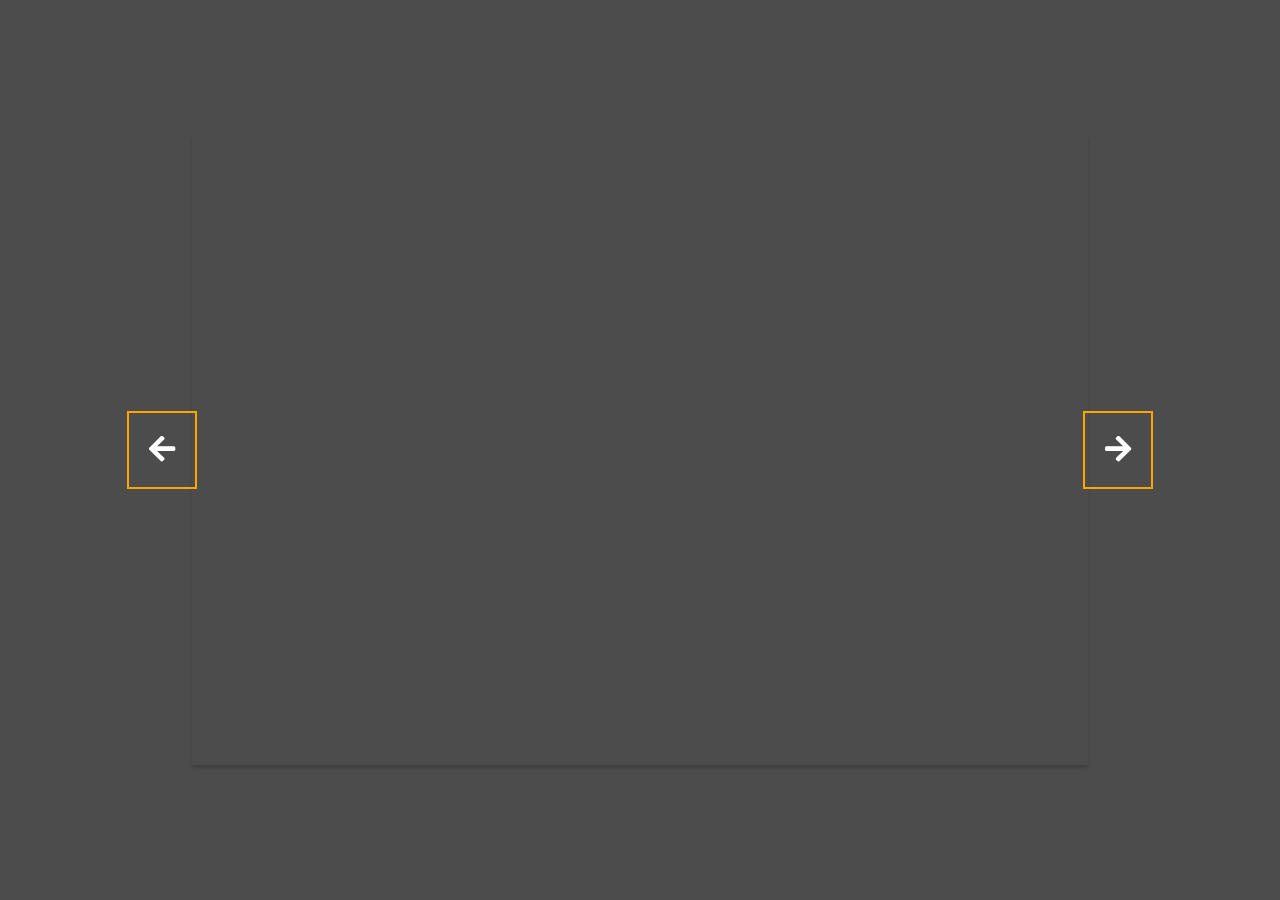
<file: background slider/index.html>
<!DOCTYPE html>
<html lang="en">
  <head>
    <meta charset="UTF-8" />
    <meta name="viewport" content="width=device-width, initial-scale=1.0" />
    <title>Document</title>
    <link
      rel="stylesheet"
      href="https://cdnjs.cloudflare.com/ajax/libs/font-awesome/5.15.1/css/all.min.css"
    />
    <link rel="stylesheet" href="style.css" />
  </head>
  <body>
    <div class="slider-container">
      <div
        class="slide active"
        style="
          background-image: url('https://images.unsplash.com/photo-1549880338-65ddcdfd017b?ixlib=rb-1.2.1&ixid=eyJhcHBfaWQiOjEyMDd9&auto=format&fit=crop&w=2100&q=80');
        "
      ></div>
      <div
        class="slide"
        style="
          background-image: url('https://images.unsplash.com/photo-1511593358241-7eea1f3c84e5?ixlib=rb-1.2.1&ixid=eyJhcHBfaWQiOjEyMDd9&auto=format&fit=crop&w=1934&q=80');
        "
      ></div>

      <div
        class="slide"
        style="
          background-image: url('https://images.unsplash.com/photo-1495467033336-2effd8753d51?ixlib=rb-1.2.1&ixid=eyJhcHBfaWQiOjEyMDd9&auto=format&fit=crop&w=2100&q=80');
        "
      ></div>

      <div
        class="slide"
        style="
          background-image: url('https://images.unsplash.com/photo-1522735338363-cc7313be0ae0?ixlib=rb-1.2.1&ixid=eyJhcHBfaWQiOjEyMDd9&auto=format&fit=crop&w=2689&q=80');
        "
      ></div>

      <div
        class="slide"
        style="
          background-image: url('https://images.unsplash.com/photo-1559087867-ce4c91325525?ixlib=rb-1.2.1&ixid=eyJhcHBfaWQiOjEyMDd9&auto=format&fit=crop&w=2100&q=80');
        "
      ></div>

      <button class="arrow left-arrow" id="left">
        <i class="fas fa-arrow-left"></i>
      </button>

      <button class="arrow right-arrow" id="right">
        <i class="fas fa-arrow-right"></i>
      </button>
    </div>
    <script src="script.js"></script>
  </body>
</html>
</file>
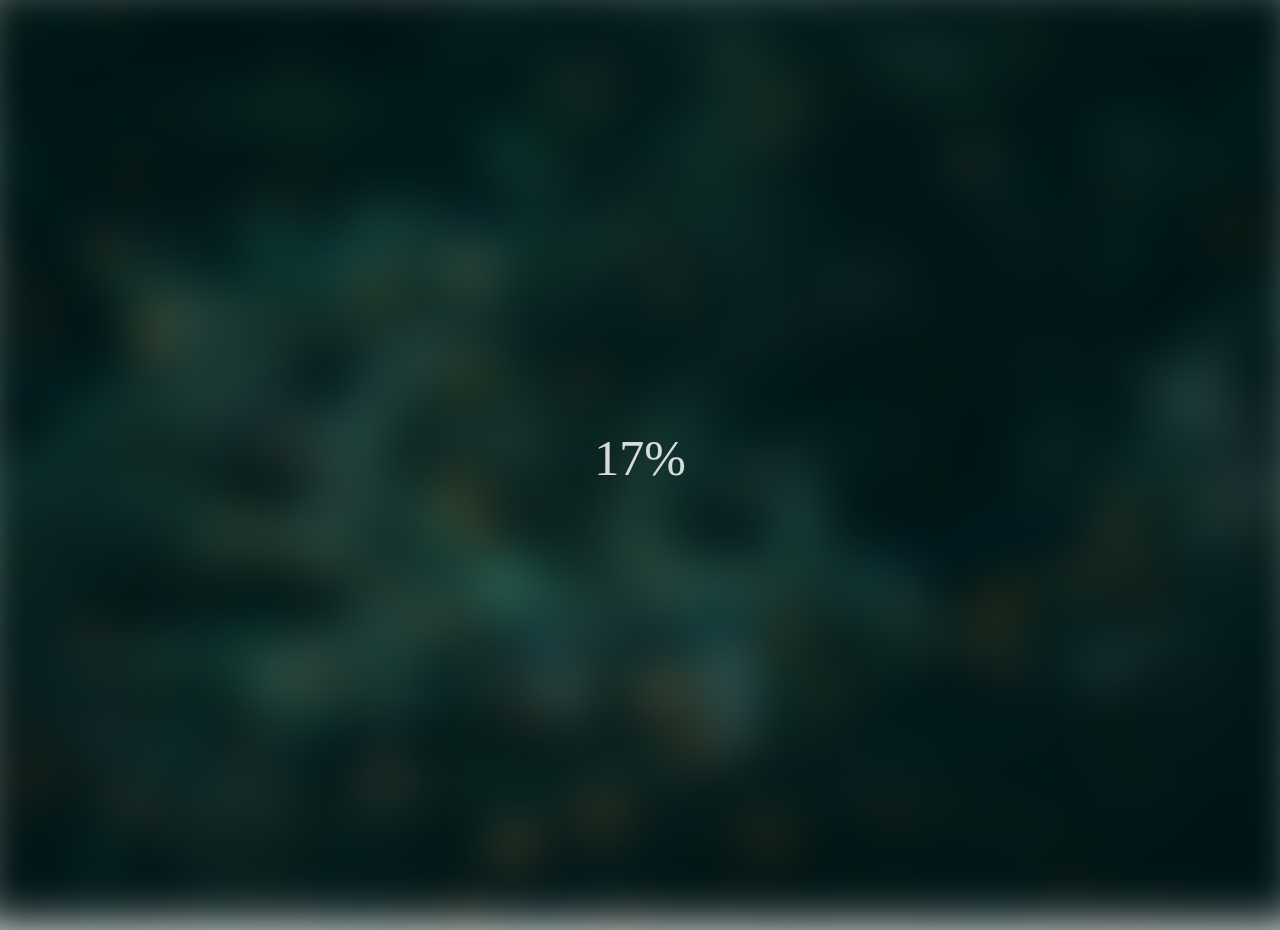
<file: blurry loading/index.html>
<!DOCTYPE html>
<html lang="en">
  <head>
    <meta charset="UTF-8" />
    <meta name="viewport" content="width=device-width, initial-scale=1.0" />
    <title>Blurry loading</title>
    <link rel="stylesheet" href="style.css" />
  </head>
  <body>
    <section class="bg"></section>
    <div class="loading-text">0%</div>
    <script src="script.js"></script>
  </body>
</html>
</file>
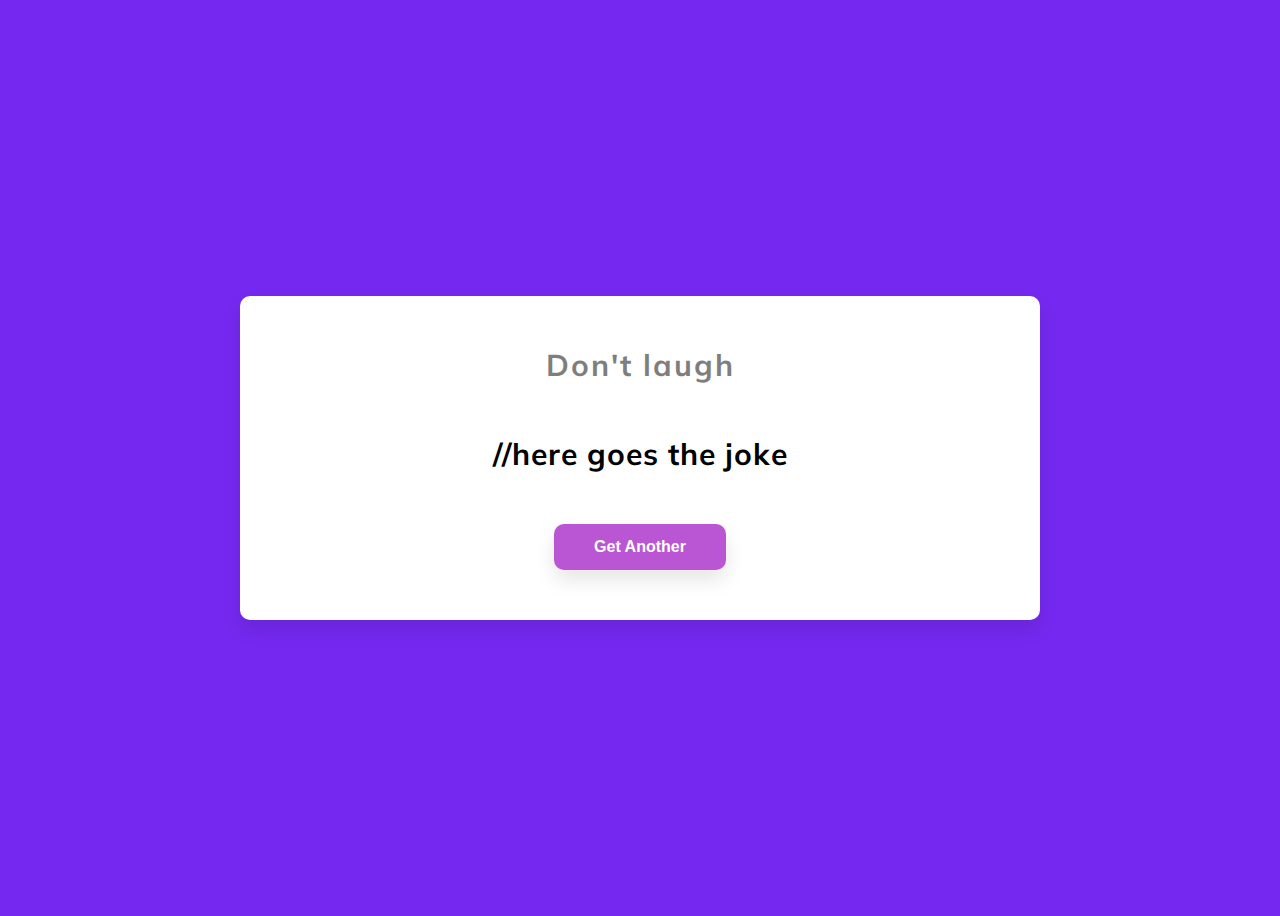
<file: Dad jokes/index.html>
<!DOCTYPE html>
<html lang="en">
  <head>
    <meta charset="UTF-8" />
    <meta name="viewport" content="width=device-width, initial-scale=1.0" />
    <title>Dad jokes</title>
    <link rel="stylesheet" href="style.css" />
  </head>
  <body>
    <div class="container">
      <h3>Don't laugh</h3>
      <div class="joke" id="joke">//here goes the joke</div>
      <button id="jokeBtn" class="btn">Get Another</button>
    </div>
    <script src="script.js"></script>
  </body>
</html>
</file>
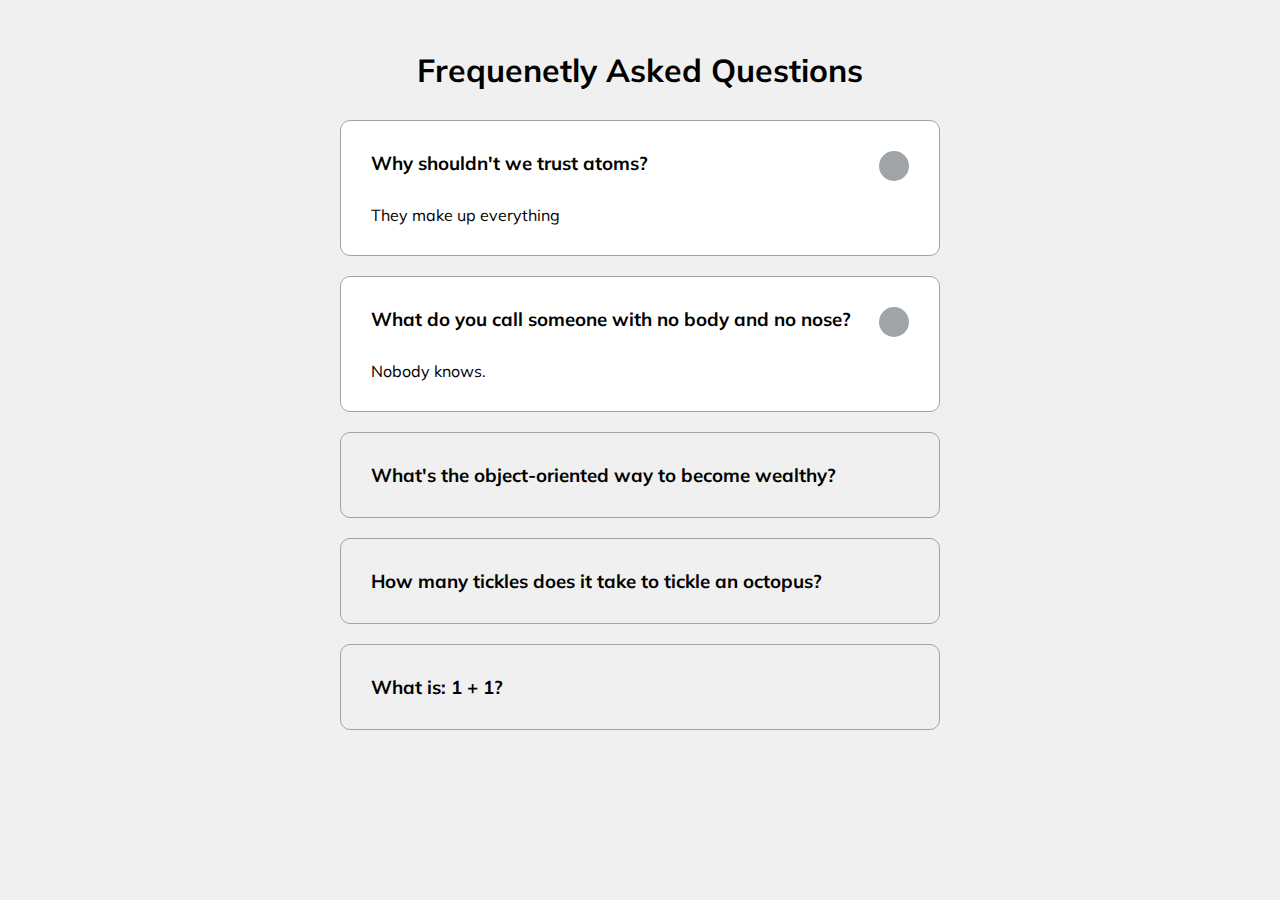
<file: FAQ collapse/index.html>
<!DOCTYPE html>
<html lang="en">
  <head>
    <meta charset="UTF-8" />
    <meta name="viewport" content="width=device-width, initial-scale=1.0" />
    <title>FAQ collapse</title>
    <link
      rel="stylesheet"
      href="https://cdnjs.cloudflare.com/ajax/libs/font-awesome/5.15.1/css/all.min.css"
      integrity="sha512-+4zCK9k+qNFUR5X+cKL9EIR+ZOhtIloNl9GIKS57V1MyNsYpYcUrUeQc9vNfzsWfV28IaLL3i96P9sdNyeRssA=="
      crossorigin="anonymous"
    />
    <link rel="stylesheet" href="style.css" />
  </head>
  <body>
    <h1>Frequenetly Asked Questions</h1>
    <div class="faq-container">
      <div class="faq active">
        <h3 class="faq-title">Why shouldn't we trust atoms?</h3>
        <p class="faq-text">They make up everything</p>
        <button class="faq-toggle">
          <i class="fa fa-chevron-down"></i>
          <i class="fa fa-times"></i>
        </button>
      </div>

      <div class="faq active">
        <h3 class="faq-title">
          What do you call someone with no body and no nose?
        </h3>
        <p class="faq-text">Nobody knows.</p>
        <button class="faq-toggle">
          <i class="fas fa-chevron-down"></i>
          <i class="fas fa-times"></i>
        </button>
      </div>

      <div class="faq">
        <h3 class="faq-title">
          What's the object-oriented way to become wealthy?
        </h3>
        <p class="faq-text">Inheritance.</p>
        <button class="faq-toggle">
          <i class="fas fa-chevron-down"></i>
          <i class="fas fa-times"></i>
        </button>
      </div>

      <div class="faq">
        <h3 class="faq-title">
          How many tickles does it take to tickle an octopus?
        </h3>
        <p class="faq-text">Ten-tickles!</p>
        <button class="faq-toggle">
          <i class="fas fa-chevron-down"></i>
          <i class="fas fa-times"></i>
        </button>
      </div>

      <div class="faq">
        <h3 class="faq-title">What is: 1 + 1?</h3>
        <p class="faq-text">Depends on who are you asking.</p>
        <button class="faq-toggle">
          <i class="fas fa-chevron-down"></i>
          <i class="fas fa-times"></i>
        </button>
      </div>
    </div>
    <script src="script.js"></script>
  </body>
</html>
</file>
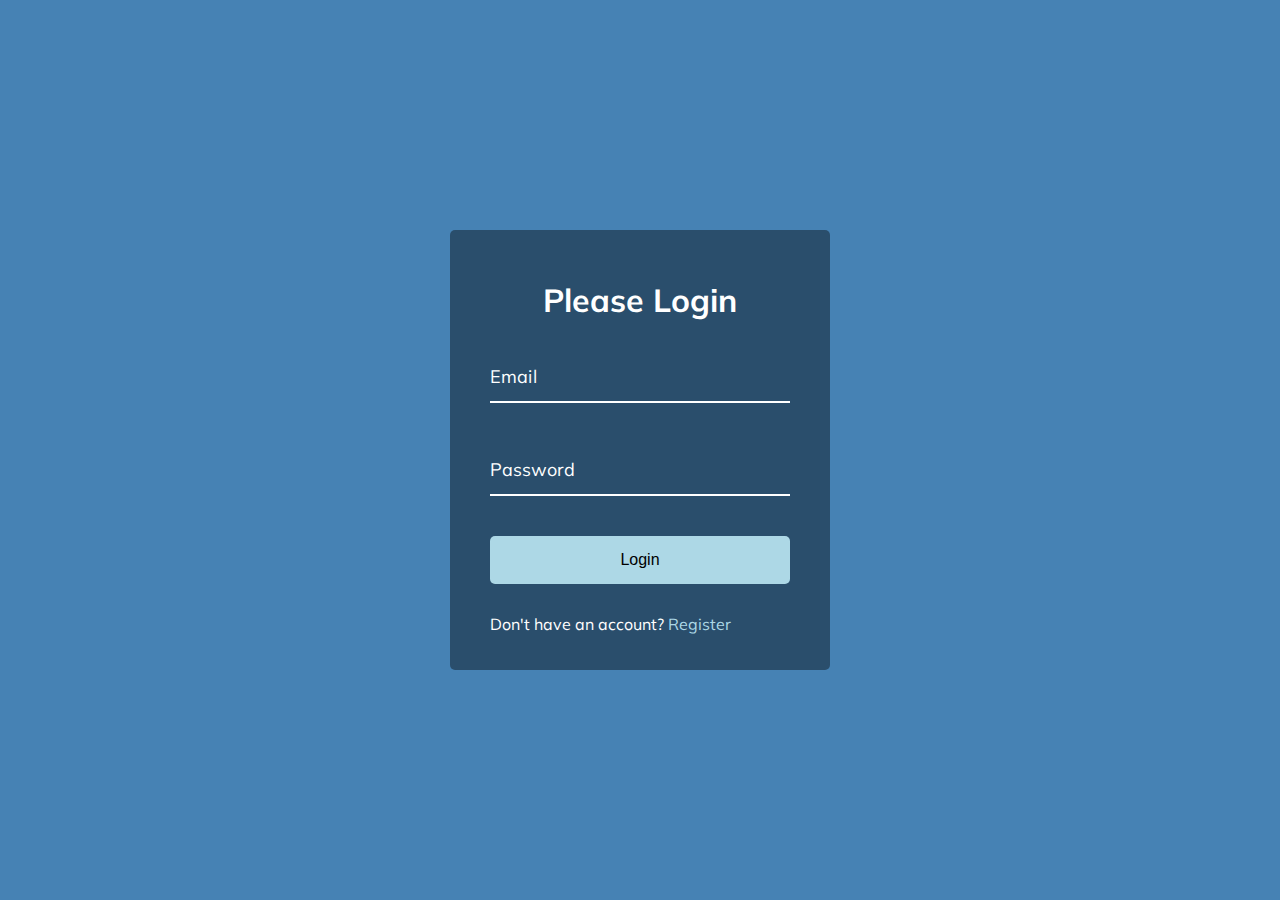
<file: form wave animation/index.html>
<!DOCTYPE html>
<html lang="en">
  <head>
    <meta charset="UTF-8" />
    <meta name="viewport" content="width=device-width, initial-scale=1.0" />
    <title>Form wave animation</title>
    <link rel="stylesheet" href="style.css" />
  </head>
  <body>
    <div class="container">
      <h1>Please Login</h1>
      <form>
        <div class="form-control">
          <input type="email" required />
          <label>Email</label>
        </div>

        <div class="form-control">
          <input type="password" required />
          <label>Password</label>
        </div>

        <button class="btn">Login</button>

        <p class="text">
          Don't have an account?
          <a href="#">Register</a>
        </p>
      </form>
    </div>
    <script src="script.js"></script>
  </body>
</html>
</file>
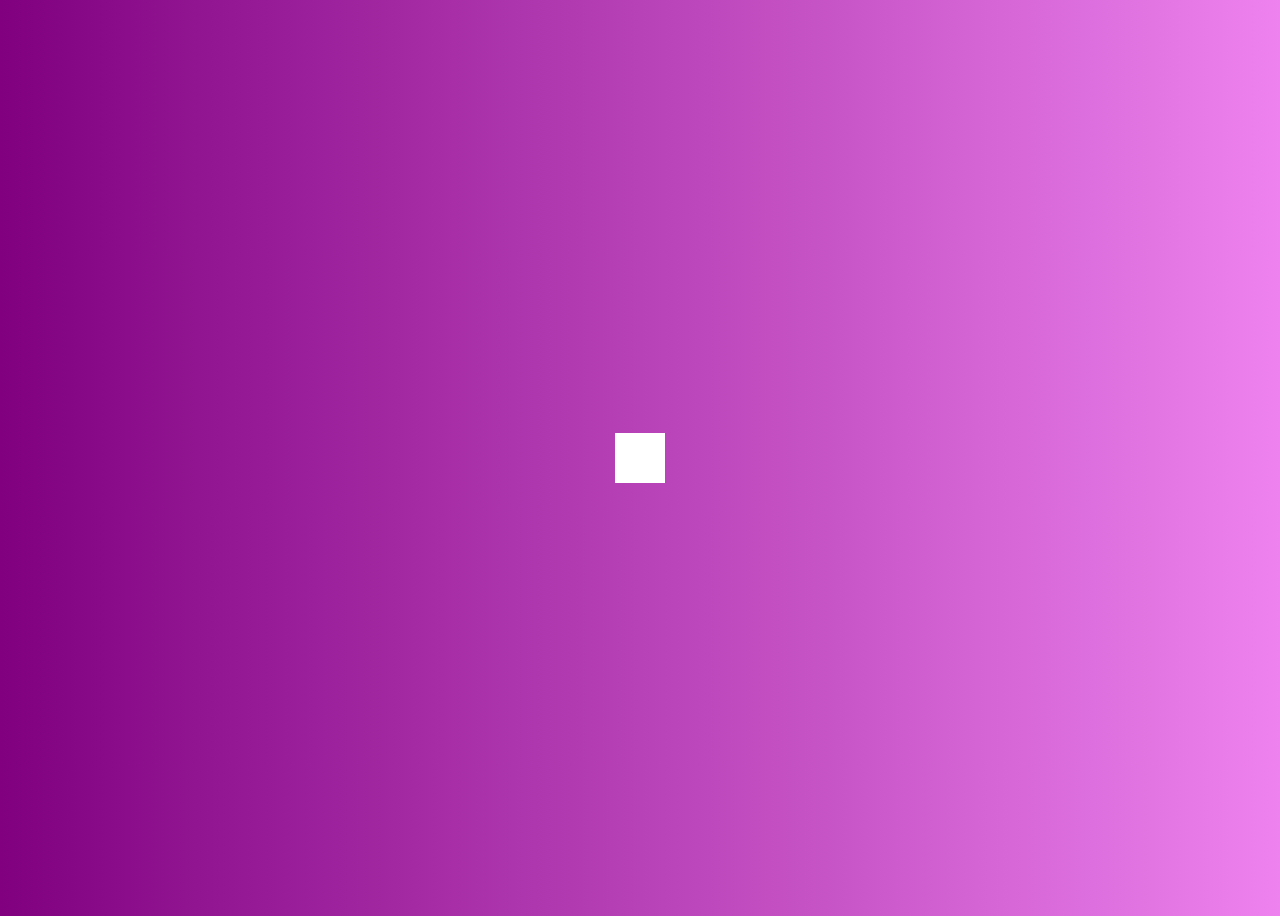
<file: Hidden search widget/index.html>
<!DOCTYPE html>
<html lang="en">
  <head>
    <meta charset="UTF-8" />
    <meta name="viewport" content="width=device-width, initial-scale=1.0" />
    <title>Hidden search</title>
    <link
      rel="stylesheet"
      href="https://cdnjs.cloudflare.com/ajax/libs/font-awesome/5.15.1/css/all.min.css"
      integrity="sha512-+4zCK9k+qNFUR5X+cKL9EIR+ZOhtIloNl9GIKS57V1MyNsYpYcUrUeQc9vNfzsWfV28IaLL3i96P9sdNyeRssA=="
      crossorigin="anonymous"
    />
    <link rel="stylesheet" href="style.css" />
  </head>
  <body>
    <div class="search">
      <input type="text" class="input" placeholder="Search..." />
      <button class="btn">
        <i class="fas fa-search"></i>
      </button>
    </div>
    <script src="script.js"></script>
  </body>
</html>
</file>
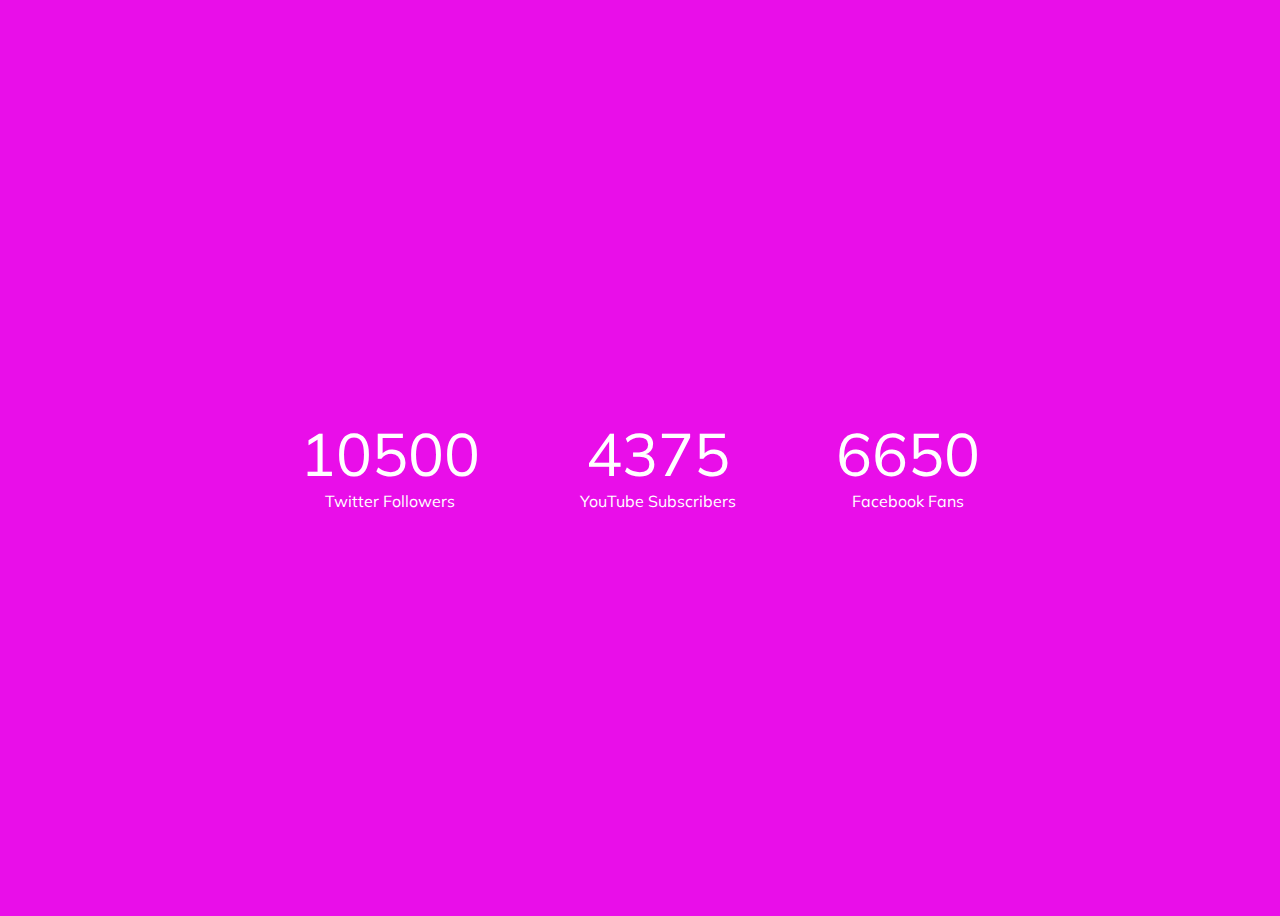
<file: Incrementing counter/index.html>
<!DOCTYPE html>
<html lang="en">
  <head>
    <meta charset="UTF-8" />
    <meta name="viewport" content="width=device-width, initial-scale=1.0" />
    <link
      rel="stylesheet"
      href="https://cdnjs.cloudflare.com/ajax/libs/font-awesome/5.15.1/css/all.min.css"
      integrity="sha512-+4zCK9k+qNFUR5X+cKL9EIR+ZOhtIloNl9GIKS57V1MyNsYpYcUrUeQc9vNfzsWfV28IaLL3i96P9sdNyeRssA=="
      crossorigin="anonymous"
    />
    <link rel="stylesheet" href="style.css" />
    <title>Increment counter</title>
  </head>
  <body>
    <div class="counter-container">
      <i class="fab fa-twitter fa-3x"></i>
      <div class="counter" data-target="12000">12000</div>
      <div class="span">Twitter Followers</div>
    </div>
    <div class="counter-container">
      <i class="fab fa-youtube fa-3x"></i>
      <div class="counter" data-target="5000">5000</div>
      <div class="span">YouTube Subscribers</div>
    </div>
    <div class="counter-container">
      <i class="fab fa-facebook fa-3x"></i>
      <div class="counter" data-target="7500">7500</div>
      <div class="span">Facebook Fans</div>
    </div>
    <script src="script.js"></script>
  </body>
</html>
</file>
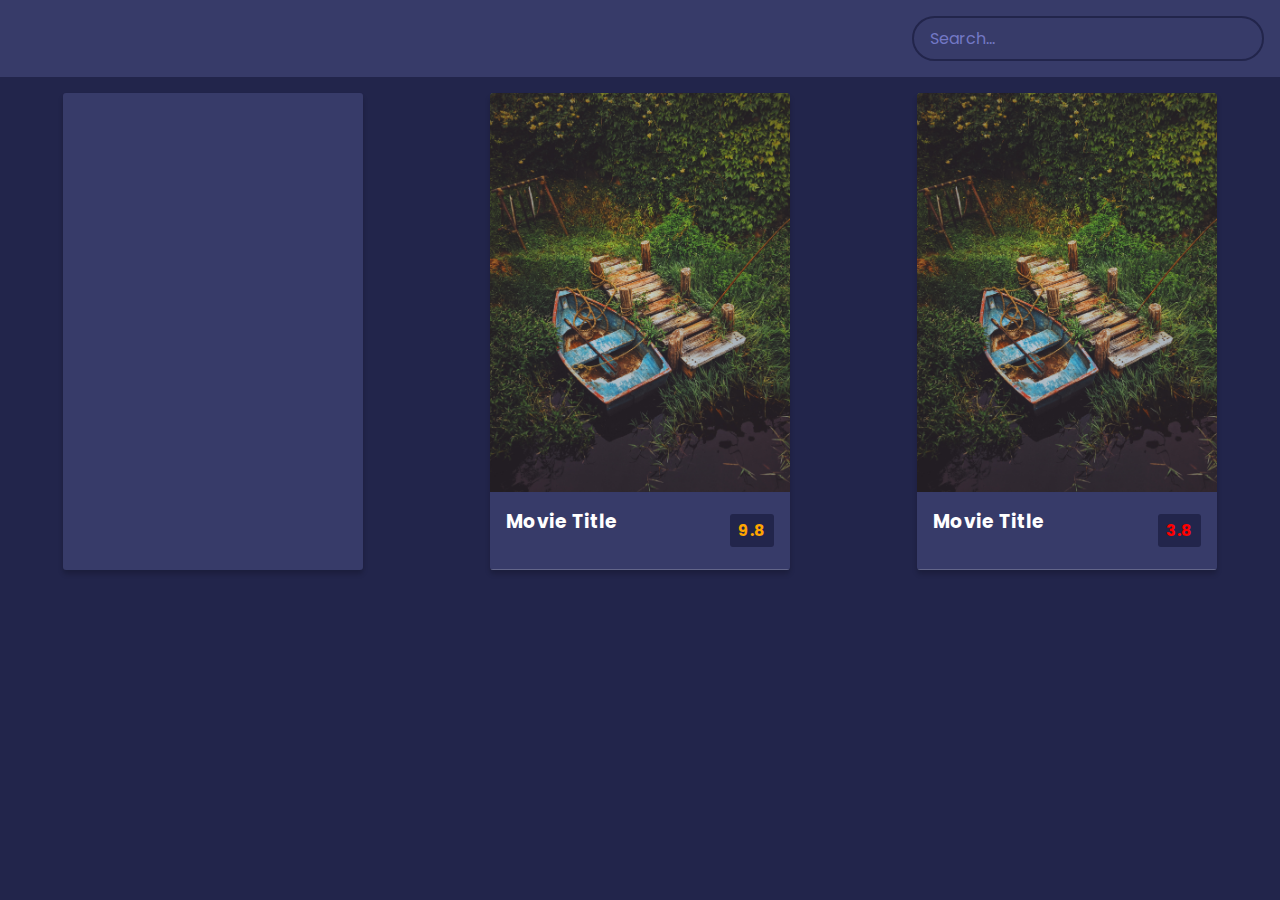
<file: movies app/index.html>
<!DOCTYPE html>
<html lang="en">
  <head>
    <meta charset="UTF-8" />
    <meta name="viewport" content="width=device-width, initial-scale=1.0" />
    <title>Movie App</title>
  </head>
  <body>
    <header>
      <form id="form">
        <input type="text" id="search" class="search" placeholder="Search..." />
      </form>
      <link rel="stylesheet" href="style.css" />
    </header>
    <main id="main">
      <div class="movie"></div>

      <div class="movie">
        <img src="./movie img.jpg" alt="" />
        <div class="movie-info">
          <h3>Movie Title</h3>
          <span class="orange">9.8</span>
        </div>
        <div class="overview">
          <h3>Overview</h3>
          Lorem ipsum, dolor sit amet consectetur adipisicing elit. Nam rerum
          asperiores mollitia totam tempora? Quasi odit id cupiditate officiis
          autem!
        </div>
      </div>

      <div class="movie">
        <img src="./movie img.jpg" alt="" />
        <div class="movie-info">
          <h3>Movie Title</h3>
          <span class="red">3.8</span>
        </div>
        <div class="overview">
          <h3>overview</h3>
          Lorem ipsum, dolor sit amet consectetur adipisicing elit. Nam rerum
          asperiores mollitia totam tempora? Quasi odit id cupiditate officiis
          autem!
        </div>
      </div>
    </main>
    <script src="script.js"></script>
  </body>
</html>
</file>
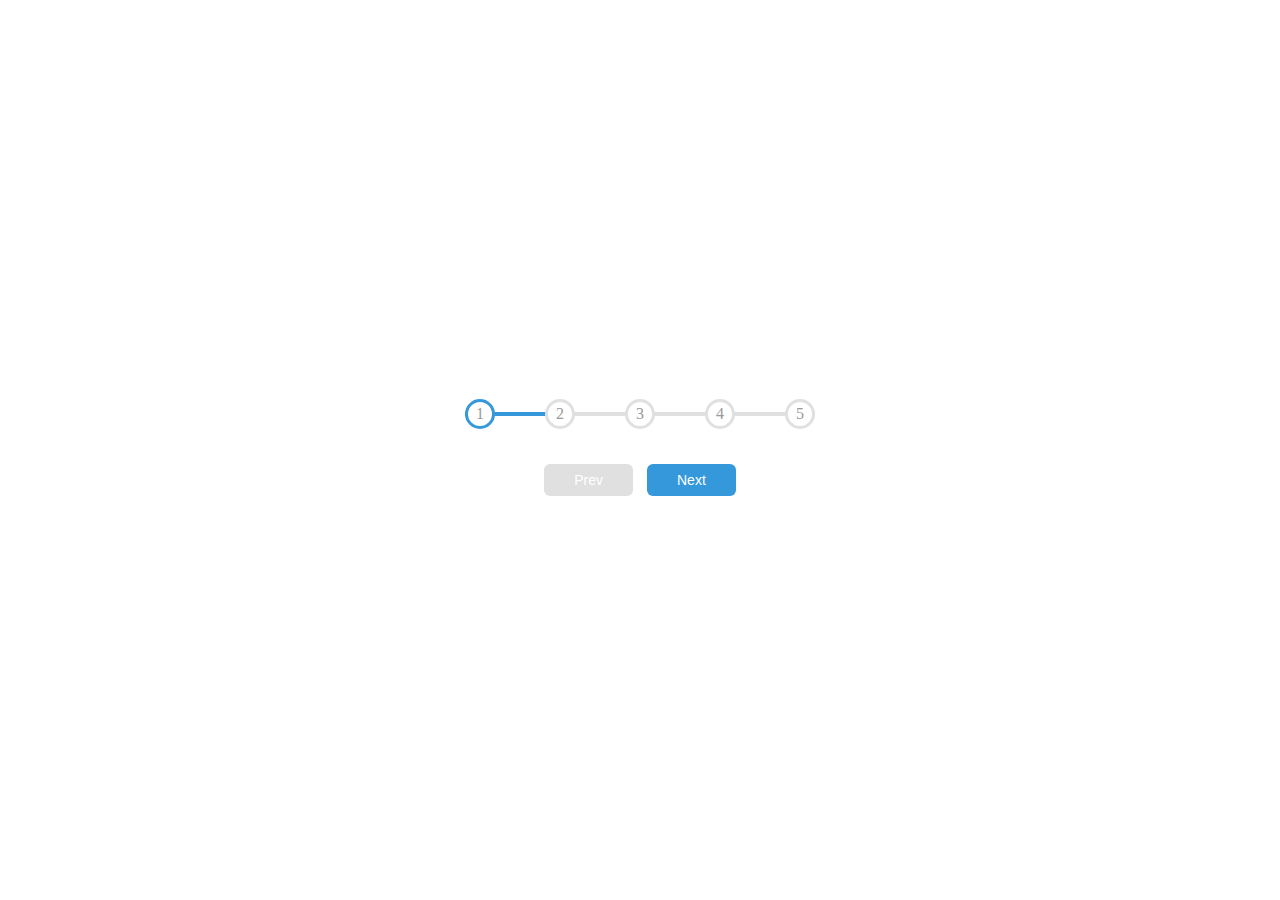
<file: progress-steps/index.html>
<!DOCTYPE html>
<html lang="en">
  <head>
    <meta charset="UTF-8" />
    <meta name="viewport" content="width=device-width, initial-scale=1.0" />
    <link rel="stylesheet" href="style.css" />
    <title>Progress step</title>
  </head>
  <body>
    <div class="container">
      <div class="progress-container">
        <div class="progress"></div>
        <div class="circle active">1</div>
        <div class="circle">2</div>
        <div class="circle">3</div>
        <div class="circle">4</div>
        <div class="circle">5</div>
      </div>
      <button class="btn" id="prev" disabled>Prev</button>
      <button class="btn" id="next">Next</button>
    </div>
    <script src="script.js"></script>
  </body>
</html>
</file>
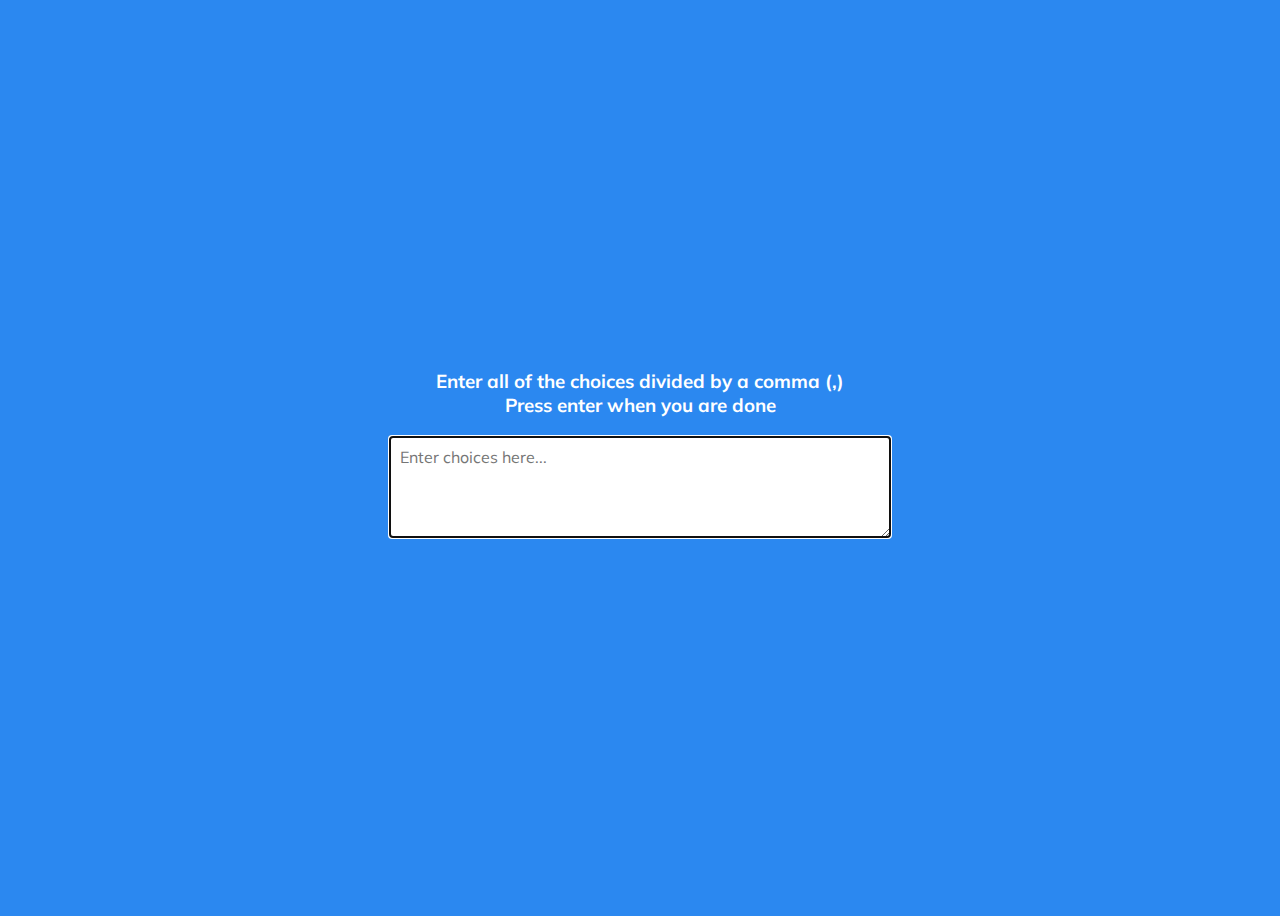
<file: random choice selector/index.html>
<!DOCTYPE html>
<html lang="en">
  <head>
    <meta charset="UTF-8" />
    <meta name="viewport" content="width=device-width, initial-scale=1.0" />
    <title>Random</title>
    <link rel="stylesheet" href="style.css" />
  </head>
  <body>
    <div class="container">
      <h3>
        Enter all of the choices divided by a comma (,) <br />Press enter when
        you are done
      </h3>
      <textarea id="textarea" placeholder="Enter choices here..."></textarea>
      <div id="tags"></div>
    </div>
    <script src="script.js"></script>
  </body>
</html>
</file>
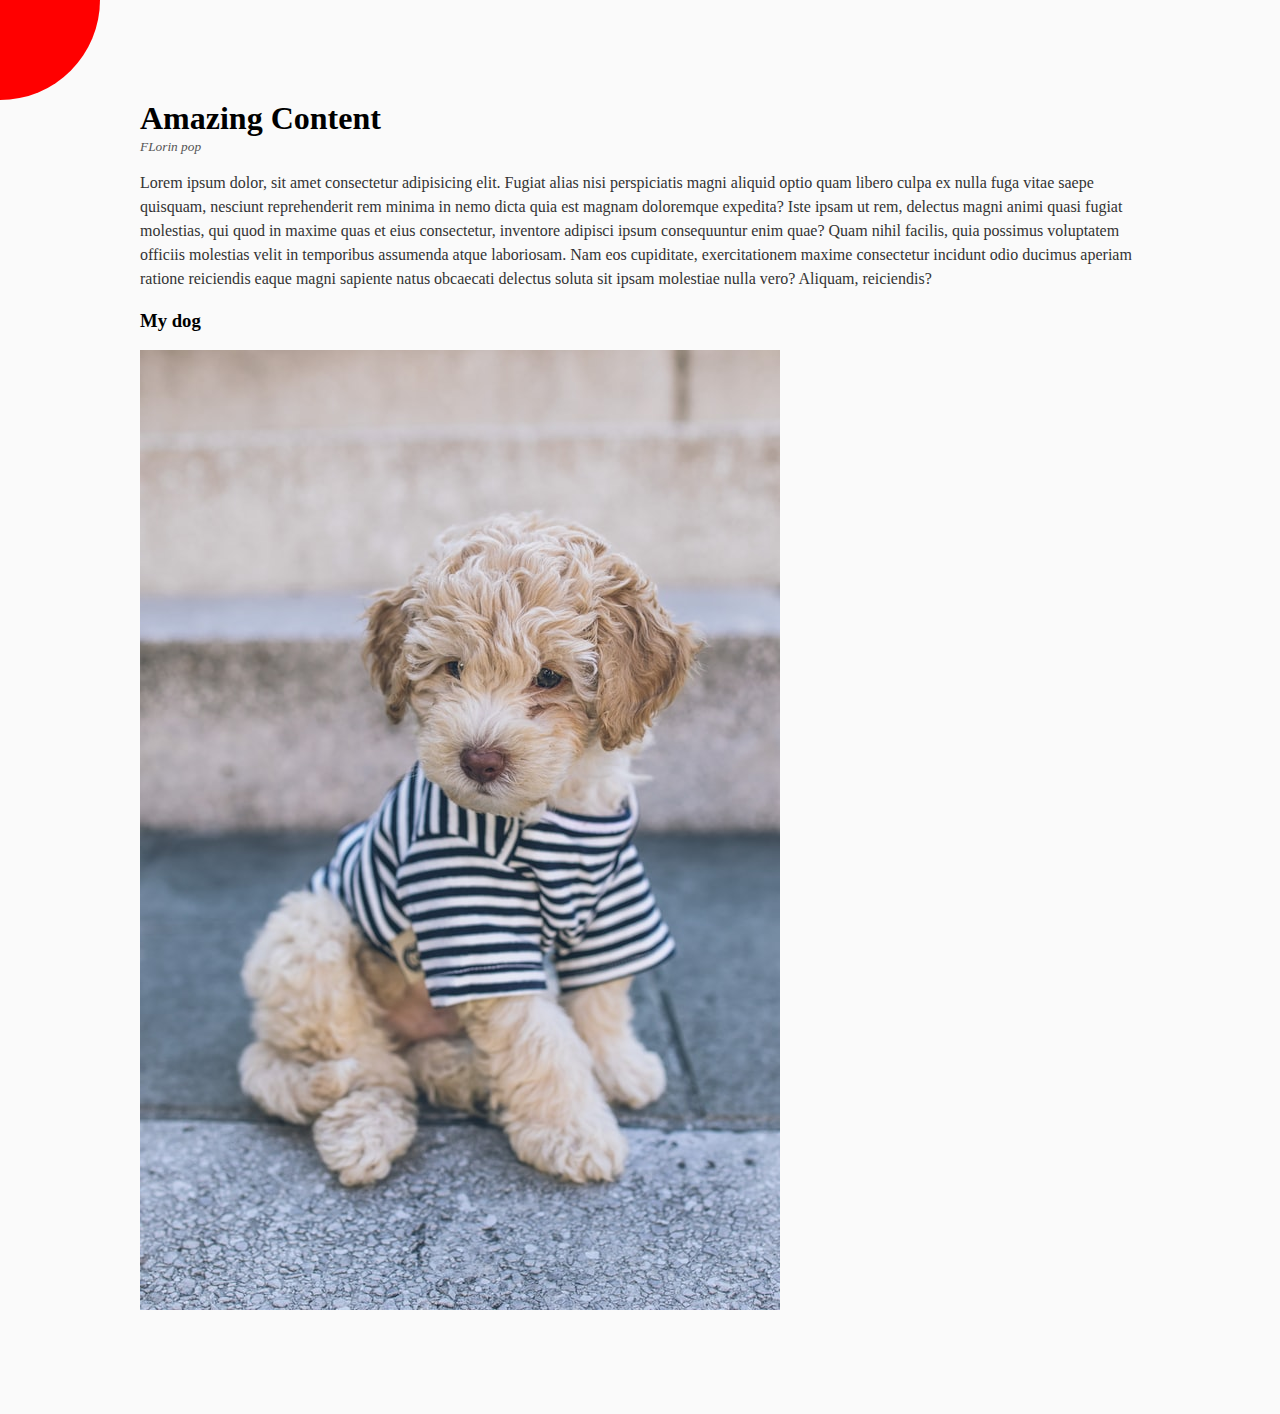
<file: Rotating Navigation/index.html>
<!DOCTYPE html>
<html lang="en">
  <head>
    <meta charset="UTF-8" />
    <meta name="viewport" content="width=device-width, initial-scale=1.0" />
    <title>Rotating Navigation</title>
    <link
      rel="stylesheet"
      href="https://cdnjs.cloudflare.com/ajax/libs/font-awesome/5.15.1/css/all.min.css"
      integrity="sha512-+4zCK9k+qNFUR5X+cKL9EIR+ZOhtIloNl9GIKS57V1MyNsYpYcUrUeQc9vNfzsWfV28IaLL3i96P9sdNyeRssA=="
      crossorigin="anonymous"
    />
    <link rel="stylesheet" href="style.css" />
  </head>
  <body>
    <div class="container">
      <div class="circle-container">
        <div class="circle">
          <button id="close">
            <i class="fas fa-times"></i>
          </button>
          <button id="open">
            <i class="fas fa-bars"></i>
          </button>
        </div>
      </div>
      <div class="content">
        <h1>Amazing Content</h1>
        <small>FLorin pop</small>
        <p>
          Lorem ipsum dolor, sit amet consectetur adipisicing elit. Fugiat alias
          nisi perspiciatis magni aliquid optio quam libero culpa ex nulla fuga
          vitae saepe quisquam, nesciunt reprehenderit rem minima in nemo dicta
          quia est magnam doloremque expedita? Iste ipsam ut rem, delectus magni
          animi quasi fugiat molestias, qui quod in maxime quas et eius
          consectetur, inventore adipisci ipsum consequuntur enim quae? Quam
          nihil facilis, quia possimus voluptatem officiis molestias velit in
          temporibus assumenda atque laboriosam. Nam eos cupiditate,
          exercitationem maxime consectetur incidunt odio ducimus aperiam
          ratione reiciendis eaque magni sapiente natus obcaecati delectus
          soluta sit ipsam molestiae nulla vero? Aliquam, reiciendis?
        </p>
        <h3>My dog</h3>
        <img src="cutedog.jpg" alt="A puppy" />
      </div>
    </div>
    <nav>
      <ul>
        <li><i class="fas fa-home"></i>Home</li>
        <li><i class="fas fa-user-alt"></i>About</li>
        <li><i class="fas fa-envelope"></i>Contact</li>
      </ul>
    </nav>
    <script src="script.js"></script>
  </body>
</html>
</file>
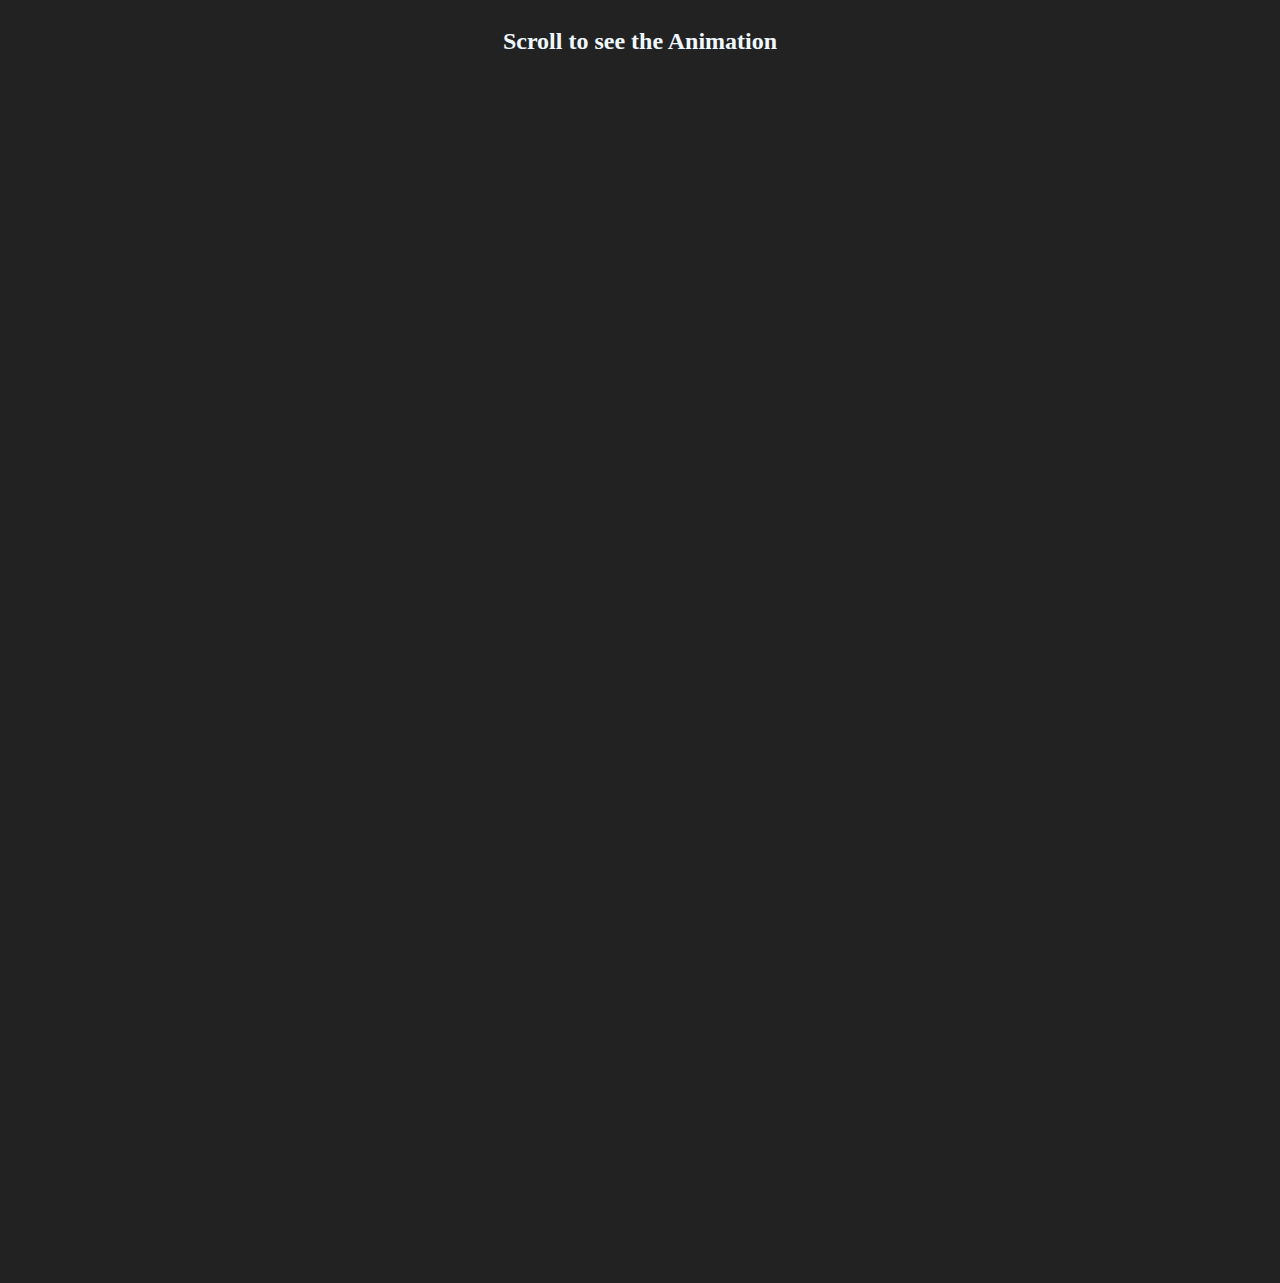
<file: scroll animation/index.html>
<!DOCTYPE html>
<html lang="en">
  <head>
    <meta charset="UTF-8" />
    <meta name="viewport" content="width=device-width, initial-scale=1.0" />
    <title>Scroll Animation</title>
    <link rel="stylesheet" href="style.css" />
  </head>
  <body>
    <h2>Scroll to see the Animation</h2>
    <div class="box"><h1>Content</h1></div>
    <div class="box"><h1>Content</h1></div>
    <div class="box"><h1>Content</h1></div>
    <div class="box"><h1>Content</h1></div>
    <div class="box"><h1>Content</h1></div>
    <div class="box"><h1>Content</h1></div>
    <div class="box"><h1>Content</h1></div>
    <div class="box"><h1>Content</h1></div>
    <div class="box"><h1>Content</h1></div>
    <div class="box"><h1>Content</h1></div>
    <script src="script.js"></script>
  </body>
</html>
</file>
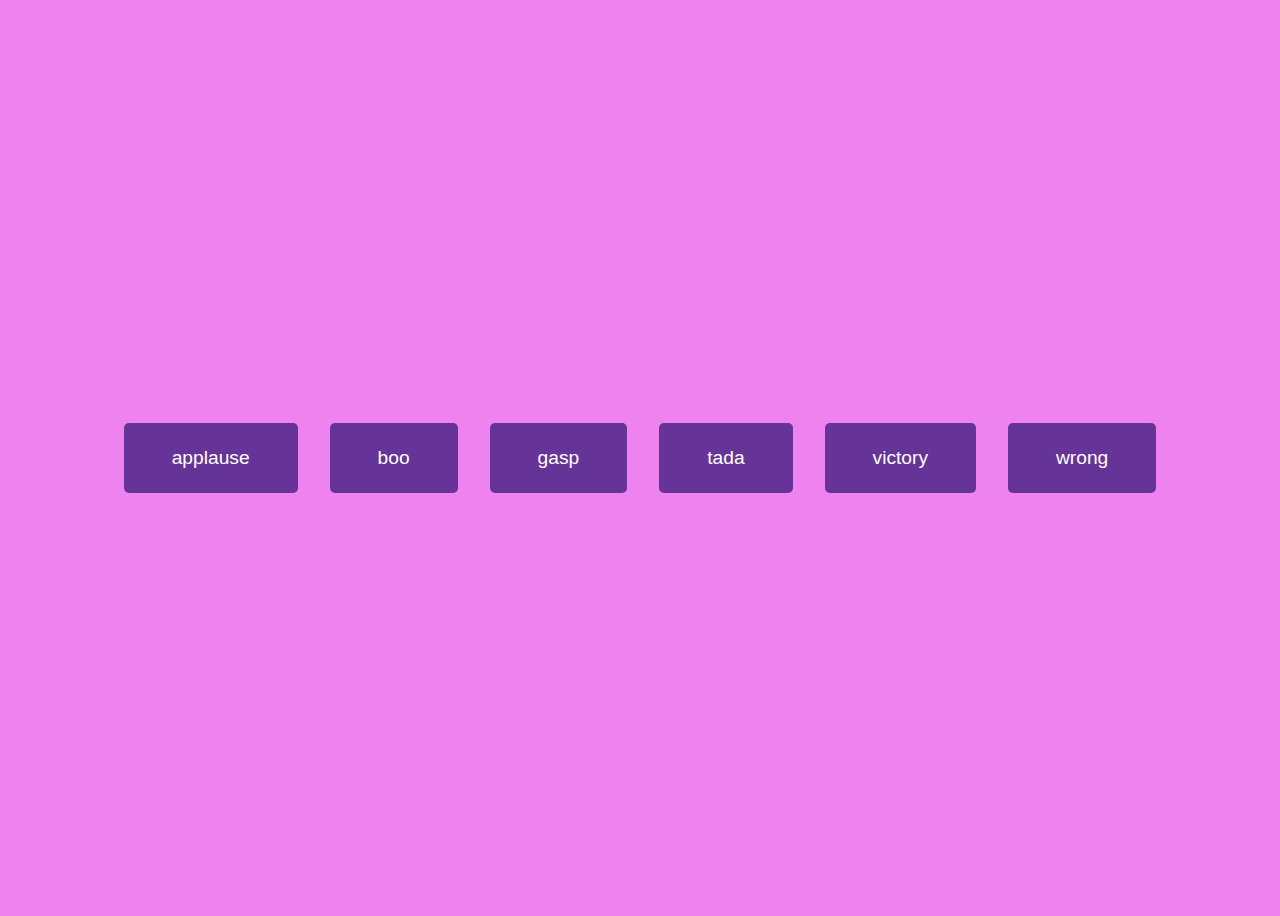
<file: sound board/index.html>
<!DOCTYPE html>
<html lang="en">
  <head>
    <meta charset="UTF-8" />
    <meta name="viewport" content="width=device-width, initial-scale=1.0" />
    <title>Sound Board</title>
    <link rel="stylesheet" href="style.css" />
  </head>
  <body>
    <audio id="applause" src="sounds/applause.mp3"></audio>
    <audio id="boo" src="sounds/boo.mp3"></audio>
    <audio id="gasp" src="sounds/gasp.mp3"></audio>
    <audio id="tada" src="sounds/tada.mp3"></audio>
    <audio id="victory" src="./sounds/victory.mp3"></audio>
    <audio id="wrong" src="./sounds/wrong.mp3"></audio>
    <div id="buttons"></div>
    <script src="script.js"></script>
  </body>
</html>
</file>
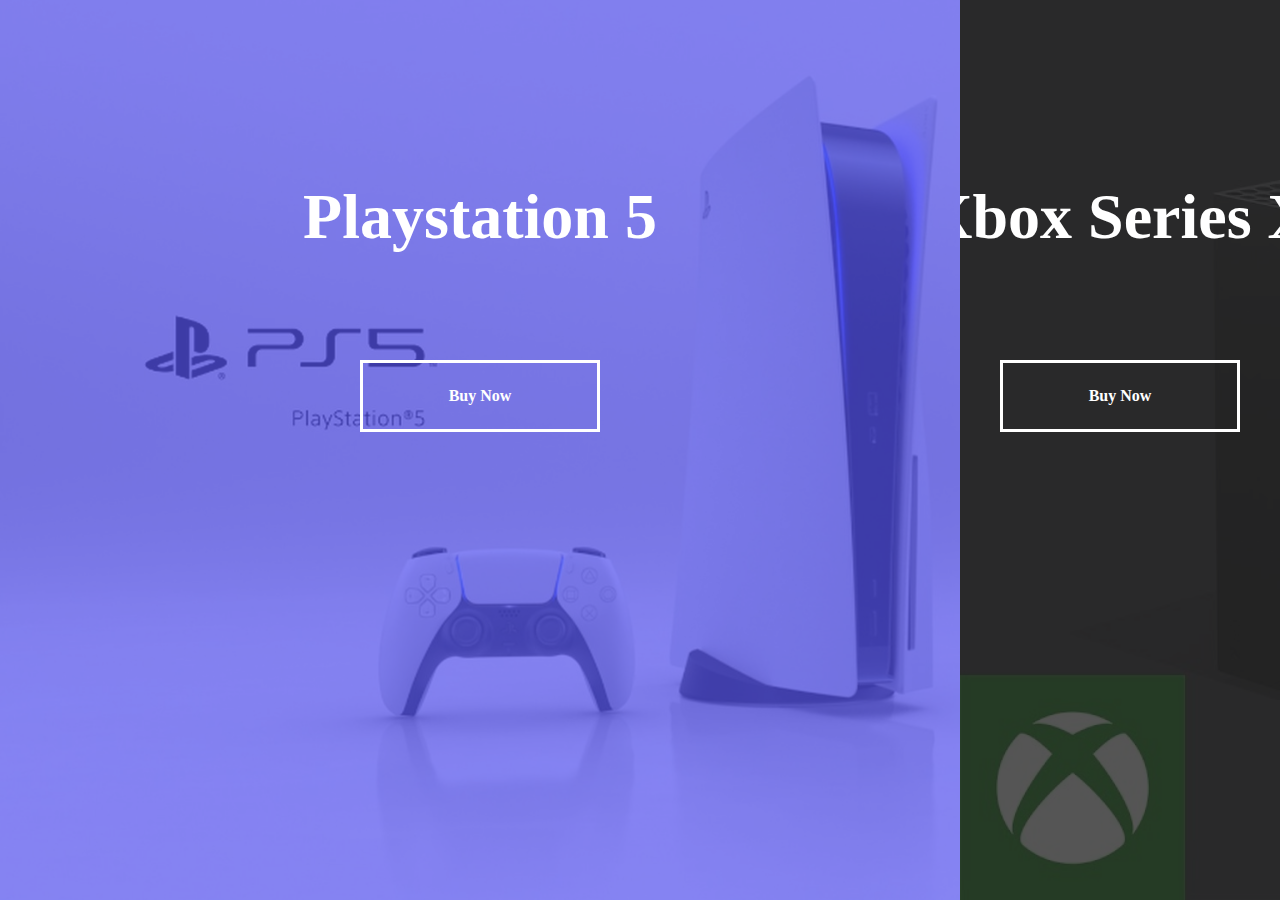
<file: split Landing page/index.html>
<!DOCTYPE html>
<html lang="en">
  <head>
    <meta charset="UTF-8" />
    <meta name="viewport" content="width=device-width, initial-scale=1.0" />
    <title>Split Landing Page</title>
    <link rel="stylesheet" href="style.css" />
  </head>
  <body>
    <div class="container">
      <div class="split left">
        <h1>Playstation 5</h1>
        <a href="#" class="btn">Buy Now</a>
      </div>
      <div class="split right">
        <h1>Xbox Series X</h1>
        <a href="#" class="btn">Buy Now</a>
      </div>
    </div>
    <script src="script.js"></script>
  </body>
</html>
</file>
<file: background slider/style.css>
@import url('https://fonts.googleapis.com/css2?family=Roboto:wght@400;700&display=swap');

* {
  box-sizing: border-box;
}

body {
  display: flex;
  justify-content: center;
  align-items: center;
  height: 100vh;

  overflow: hidden;
  margin: 0;
  background-position: center center;
  background-size: cover;
  transition: 0.4s;
}

body::before {
  content: '';
  position: absolute;
  width: 100%;
  height: 100vh;
  background-color: rgba(0, 0, 0, 0.7);
  z-index: -1;
}
.slider-container {
  box-shadow: 0 3px 3px rgba(0, 0, 0, 0.16);
  height: 70vh;
  width: 70vw;
  position: relative;
  overflow: hidden;
}

.slide {
  opacity: 0;
  height: 100vh;
  width: 100vw;
  position: absolute;
  background-position: center center;
  background-size: cover;
  top: -15vh;
  left: -15vw;
  transition: 0.4s ease;
  z-index: 1;
}

.slide.active {
  opacity: 1;
}

.arrow {
  position: fixed;
  color: #fff;
  background-color: transparent;
  font-size: 30px;
  padding: 20px;
  top: 50%;
  transform: translateY(-50%);
  border: 2px solid orange;
}

.arrow:focus {
  outline: none;
}

.left-arrow {
  left: calc(15vw - 65px);
}

.right-arrow {
  right: calc(15vw - 65px);
}
</file>
<file: blurry loading/style.css>
* {
  box-sizing: border-box;
}
body {
  display: flex;
  justify-content: center;
  align-items: center;
  height: 100vh;
  overflow: hidden;
}

.bg {
  background: url(christmas.jpg) no-repeat center center/cover;
  position: absolute;
  top: -30px;
  left: -30px;
  width: calc(100vw + 60px);
  height: calc(100vh + 60px);
  z-index: -1;
  filter: blur(30px);
}

.loading-text {
  color: #fff;
  font-size: 50px;
}
</file>
<file: Dad jokes/style.css>
@import url('https://fonts.googleapis.com/css2?family=Mulish&display=swap');

* {
  box-sizing: border-box;
}

body {
  display: flex;
  justify-content: center;
  align-items: center;
  height: 100vh;
  background-color: rgb(117, 41, 240);
  font-family: Mulish;
}

.container {
  background-color: #fff;
  border-radius: 10px;
  box-shadow: 0 10px 20px rgba(0, 0, 0, 0.1);
  padding: 50px 20px;
  text-align: center;
  width: 800px;
  max-width: 100%;
}

h3 {
  margin: 0;
  opacity: 0.5;
  letter-spacing: 2px;
  font-size: 30px;
}

.joke {
  font-weight: bold;
  font-size: 30px;
  letter-spacing: 1px;
  line-height: 40px;
  margin: 50px auto;
}

.btn {
  background-color: mediumorchid;
  color: #fff;
  border: 0;
  border-radius: 10px;
  box-shadow: 0 10px 20px rgba(0, 0, 0, 0.1);
  padding: 14px 40px;
  font-size: 16px;
  font-weight: bold;
  cursor: pointer;
}

.btn:focus {
  outline: 0;
}

.btn:active {
  transform: scale(0.98);
}
</file>
<file: FAQ collapse/style.css>
@import url('https://fonts.googleapis.com/css2?family=Mulish&display=swap');

* {
  box-sizing: border-box;
}

body {
  font-family: Mulish, 'Sans-serif';
  background-color: #f0f0f0;
}

h1 {
  margin: 50px 0 30px;
  text-align: center;
}

.faq-container {
  max-width: 600px;
  margin: 0 auto;
}

.faq {
  background-color: transparent;
  border: 1px solid #9fa4a8;
  border-radius: 10px;
  margin: 20px 0;
  padding: 30px;
  position: relative;
  overflow: hidden;
  transition: 0.3s ease;
}

.faq.active {
  background-color: white;
}

.faq.active::before,
.faq.active::after {
  content: '\f075';
  font-family: 'Font Awesome 5 Free';
  position: absolute;
  top: 20px;
  left: 20px;
  color: #2ecc71;
  font-size: 7rem;
  opacity: 0.2;
  z-index: 0;
}

.faq.active::after {
  top: -10px;
  left: -30px;
  color: rgb(81, 183, 243);
  transform: rotateY(180deg);
}

.faq-title {
  margin: 0 35px 0 0;
}

.faq-text {
  margin: 30px 0 0;
  display: none;
}

.faq.active .faq-text {
  display: block;
}

.faq-toggle {
  background-color: transparent;
  border: 0;
  border-radius: 50%;
  cursor: pointer;
  display: flex;
  justify-content: center;
  align-items: center;
  font-size: 16px;
  padding: 0;
  position: absolute;
  top: 30px;
  right: 30px;
  height: 30px;
  width: 30px;
}

.faq-toggle:focus {
  outline: 0;
}

.faq-toggle .fa-times {
  display: none;
}

.faq.active .faq-toggle .fa-times {
  color: #fff;
  display: block;
}

.faq.active .faq-toggle .fa-chevron-down {
  display: none;
}

.faq.active .faq-toggle {
  background-color: #9fa4a8;
}
</file>
<file: form wave animation/style.css>
@import url('https://fonts.googleapis.com/css2?family=Mulish:wght@300&display=swap');

* {
  box-sizing: border-box;
}
body {
  background-color: steelblue;
  color: #fff;
  display: flex;
  justify-content: center;
  align-items: center;
  height: 100vh;
  overflow: hidden;
  margin: 0px;
  font-family: Mulish;
}

.container {
  background-color: rgba(0, 0, 0, 0.4);
  padding: 20px 40px;
  border-radius: 5px;
}

.container h1 {
  text-align: center;
  margin: 30px;
}

.container a {
  text-decoration: none;
  color: lightblue;
}

.btn {
  cursor: pointer;
  display: block;
  width: 100%;
  background: lightblue;
  padding: 15px;
  font-size: 16px;
  border: 0;
  border-radius: 5px;
}

.btn:focus {
  outline: 0;
}

.btn:active {
  transform: scale(0.98);
}

.text {
  margin-top: 30px;
}
.form-control {
  position: relative;
  margin: 20px 0 40px;
  width: 300px;
}

.form-control input {
  background-color: transparent;
  border: 0;
  border-bottom: 2px #fff solid;
  display: block;
  width: 100%;
  padding: 15px 0;
  font-size: 18px;
  color: #fff;
}

.form-control input:focus,
.form-control input:valid {
  outline: 0;
  border-bottom-color: lightblue;
}

.form-control label {
  position: absolute;
  top: 15px;
  left: 0px;
}

.form-control label span {
  display: inline-block;
  font-size: 18px;
  min-width: 5px;
  transition: 0.3s cubic-bezier(0.68, -0.55, 0.265, 1.55);
}

.form-control input:focus + label span,
.form-control input:valid + label span {
  color: lightblue;
  transform: translateY(-30px);
}
</file>
<file: Hidden search widget/style.css>
* {
  box-sizing: border-box;
}

body {
  display: flex;
  justify-content: center;
  align-items: center;
  height: 100vh;
  background-image: linear-gradient(90deg, purple, violet);
  overflow-y: hidden;
}

.search {
  position: relative;
  height: 50px;
}

.search .input {
  background-color: #fff;
  border: 0;
  font-size: 18px;
  padding: 15px;
  height: 50px;
  width: 50px;
  transition: width 0.3s ease;
}

.btn {
  background-color: #fff;
  border: 0;
  height: 50px;
  width: 50px;
  cursor: pointer;
  font-size: 18px;
  position: absolute;
  top: 0;
  left: 0;
  transition: transform 0.3s ease;
}

.btn:focus,
.input:focus {
  outline: none;
}

.search.active .input {
  width: 200px;
}

.search.active .btn {
  transform: translateX(200px);
}
</file>
<file: Incrementing counter/style.css>
@import url('https://fonts.googleapis.com/css2?family=Mulish&display=swap');

* {
  box-sizing: border-box;
}

body {
  display: flex;
  font-family: Mulish, 'sans-serif';
  background-color: rgb(233, 14, 233);
  color: #fff;
  flex-direction: row;
  justify-content: center;
  align-items: center;
  height: 100vh;
  text-align: center;
}

.counter-container {
  display: flex;
  flex-direction: column;
  margin: 30px 50px;
}

.counter {
  font-size: 60px;
  margin-top: 10px;
}

@media (max-width: 580px) {
  body {
    flex-direction: column;
  }
}
</file>
<file: movies app/style.css>
@import url('https://fonts.googleapis.com/css2?family=Poppins&display=swap');

:root {
  --primary-color: #22254b;
  --secondary-color: #373b69;
}

* {
  box-sizing: border-box;
}

body {
  font-family: Poppins, sans-serif;
  background-color: var(--primary-color);
  margin: 0;
}

header {
  padding: 1rem;
  display: flex;
  justify-content: flex-end;
  background-color: var(--secondary-color);
}

.search {
  background-color: transparent;
  border: 2px solid var(--primary-color);
  border-radius: 50px;
  font-family: inherit;
  font-size: 1rem;
  padding: 0.5rem 1rem;
  color: #fff;
}

.search::placeholder {
  color: #7378c5;
}

.search:focus {
  outline: none;
  background-color: var(--primary-color);
}

main {
  display: flex;
  flex-wrap: wrap;
  justify-content: space-around;
}

.movie {
  font-family: inherit;
  width: 300px;
  margin: 1rem;
  background-color: var(--secondary-color);
  box-shadow: 0 4px 5px rgba(0, 0, 0, 0.2);
  border-radius: 3px;
  position: relative;
  overflow: hidden;
}

.movie img {
  width: 100%;
}

.movie img:hover {
  cursor: pointer;
}

.movie-info {
  color: #fff;
  display: flex;
  align-items: center;
  justify-content: space-between;
  padding: 0.5rem 1rem 1rem;
  letter-spacing: 0.5px;
}

.movie-info h3 {
  margin-top: 0;
}

.movie-info span {
  background-color: var(--primary-color);
  padding: 0.25rem 0.5rem;
  border-radius: 3px;
  font-weight: bold;
}

.movie-info span.green {
  color: lawngreen;
}

.movie-info span.orange {
  color: orange;
}

.movie-info span.red {
  color: red;
}

.overview {
  background-color: #fff;
  padding: 2rem;
  position: absolute;
  left: 0;
  bottom: 0;
  right: 0;
  font-size: 20px;
  max-height: 100%;
  transform: translateY(100%);
  transition: transform 0.3s ease-in;
}

.movie:hover .overview {
  transform: translateY(0);
}
</file>
<file: progress-steps/style.css>
* {
  box-sizing: border-box;
}

body {
  display: flex;
  justify-content: center;
  align-items: center;
  margin: 0;
  height: 100vh;
}

:root {
  --line-border-fill: #3498db;
  --line-border-empty: #e0e0e0;
}

.container {
  text-align: center;
}

.progress-container {
  display: flex;
  justify-content: space-between;
  max-width: 100%;
  width: 350px;
  position: relative;
  margin-bottom: 30px;
}

.progress-container::before {
  content: '';
  background-color: #e0e0e0;
  position: absolute;
  top: 50%;
  left: 0;
  height: 4px;
  width: 100%;
  transform: translateY(-50%);
  z-index: -1;
  transition: 0.4s ease;
}
.progress {
  background-color: #3498db;
  position: absolute;
  top: 50%;
  left: 0;
  height: 4px;
  width: 25%;
  transform: translateY(-50%);
  z-index: -1;
  transition: 0.4s ease;
}

.circle {
  background-color: #fff;
  color: #999;
  width: 30px;
  height: 30px;
  border-radius: 50%;
  display: flex;
  justify-content: center;
  align-items: center;
  border: 3px solid #e0e0e0;
  transition: 0.4s ease-in;
}

.circle.active {
  border: 3px solid #3498db;
}

.btn {
  color: #fff;
  background-color: var(--line-border-fill);
  border: 0;
  cursor: pointer;
  padding: 8px 30px;
  border-radius: 6px;
  margin: 5px;
  font-size: 14px;
}

.btn:active {
  transform: scale(0.95);
}

.btn:focus {
  outline: 0;
}

.btn:disabled {
  background-color: var(--line-border-empty);
  cursor: not-allowed;
}
</file>
<file: random choice selector/style.css>
@import url('https://fonts.googleapis.com/css2?family=Mulish&display=swap');

* {
  box-sizing: border-box;
}

body {
  background-color: #2b88f0;
  display: flex;
  justify-content: center;
  align-items: center;
  height: 100vh;
  font-family: Mulish, sans-serif;
  overflow: hidden;
}

h3 {
  color: #fff;
  margin: 10px 0 20px;
  text-align: center;
}

.container {
  width: 500px;
}

textarea {
  border: none;
  display: block;
  width: 100%;
  height: 100px;
  font-family: inherit;
  padding: 10px;
  margin: 0 0 20px;
  font-size: 16px;
}

.tag {
  background-color: #f0932b;
  color: #fff;
  border-radius: 50px;
  padding: 10px 20px;
  margin: 0 5px 10px 0;
  font-size: 14px;
  display: inline-block;
}

.tag.highlight {
  background-color: #273c75;
}
</file>
<file: Rotating Navigation/style.css>
* {
  box-sizing: border-box;
}

body {
  overflow-x: hidden;
  background-color: #333;
  margin: 0;
}

.container {
  background-color: #fafafa;
  transform-origin: top left;
  transition: 0.5s transform linear;
  width: 100vw;
  padding: 50px;
}

.container.show-nav {
  transform: rotate(-20deg);
}

.circle-container {
  position: fixed;
  top: -100px;
  left: -100px;
}

.circle {
  height: 200px;
  width: 200px;
  border-radius: 50%;
  background-color: red;
  position: relative;
  transition: transform 0.5s linear;
}

.container.show-nav .circle {
  transform: rotate(-70deg);
}

.circle button {
  position: absolute;
  cursor: pointer;
  top: 50%;
  left: 50%;
  background: transparent;
  height: 100px;
  border: 0;
  font-size: 26px;
  color: #fff;
}

.circle button:focus {
  outline: none;
}

.circle button#open {
  left: 60%;
}

.circle button#close {
  top: 60%;
  transform: rotate(90deg);
  transform-origin: top left;
}

.container.show-nav + nav li {
  transform: translateX(0);
  transition: transform 1s ease;
}

.content img {
  max-width: 100%;
}

.content {
  max-width: 1000px;
  margin: 50px auto;
}

.content h1 {
  margin: 0;
}

.content small {
  color: #555;
  font-style: italic;
}

.content p {
  color: #333;
  line-height: 1.5;
}

nav {
  position: fixed;
  bottom: 40px;
  left: 0;
  z-index: 100;
}

nav ul {
  list-style-type: none;
  padding-left: 30px;
}

nav ul li i {
  font-size: 20px;
  margin-right: 10px;
}

nav ul li {
  text-transform: uppercase;
  color: #fff;
  margin: 40px 0;
  transform: translateX(-100%);
  transition: transform 0.3s ease-in;
}

nav ul li + li {
  margin-left: 18px;
  transform: translateX(-150%);
}

nav ul li + li + li {
  margin-left: 36px;
  transform: translateX(-200%);
}
</file>
<file: scroll animation/style.css>
* {
  box-sizing: border-box;
}

body {
  background-color: #222;
  color: aliceblue;
  display: flex;
  flex-direction: column;
  justify-content: center;
  align-items: center;
  overflow-x: hidden;
}

h1 {
  font-size: 45px;
  margin: 10px;
}
.box {
  background-color: teal;
  margin: 10px;
  display: flex;
  justify-content: center;
  align-items: center;
  width: 200px;
  height: 100px;
  border-radius: 10px;
  box-shadow: 3px 4px 5px rgba(255, 255, 255, 1);
  transform: translateX(400%);
  transition: transform 0.4s ease;
}

.box:nth-of-type(even) {
  transform: translateX(-400%);
}

.box.show {
  transform: translateX(0);
}
</file>
<file: sound board/style.css>
* {
  box-sizing: border-box;
}

body {
  display: flex;
  justify-content: center;
  align-items: center;
  height: 100vh;
  background: violet;
  overflow: hidden;
  text-align: center;
}

.btn {
  background-color: rebeccapurple;
  border-radius: 5px;
  border: none;
  color: #fff;
  padding: 1.5rem 3rem;
  margin: 1rem;
  font-size: 1.2rem;
  cursor: pointer;
}

.btn:focus {
  outline: none;
}

.btn:hover {
  opacity: 0.9;
}
</file>
<file: split Landing page/style.css>
* {
  box-sizing: border-box;
}

:root {
  --left-bg-color: rgba(87, 84, 236, 0.7);
  --right-bg-color: rgba(43, 43, 43, 0.8);
  --left-btn-hover: rgba(87, 84, 236, 0.7);
  --right-btn-hover: rgba(28, 122, 28, 1);
  --hover-width: 75%;
  --other-width: 25%;
  --speed: 1000ms;
}

body {
  height: 100vh;
  overflow: hidden;
  margin: 0;
}

h1 {
  font-size: 4rem;
  color: #fff;
  position: absolute;
  left: 50%;
  top: 20%;
  transform: translateX(-50%);
  white-space: nowrap;
  margin: 0;
}

.btn {
  position: absolute;
  display: flex;
  justify-content: center;
  align-items: center;
  left: 50%;
  top: 40%;
  transform: translateX(-50%);
  text-decoration: none;
  color: #fff;
  border: #fff solid 0.2rem;
  font-size: 1rem;
  font-weight: bold;
  width: 15rem;
  padding: 1.5rem;
}

.split.left .btn:hover {
  background-color: var(--left-btn-hover);
  border-color: var(--left-btn-hover);
}

.split.right .btn:hover {
  background-color: var(--right-btn-hover);
  border-color: var(--right-btn-hover);
}

.container {
  position: relative;
  width: 100%;
  height: 100%;
  background: #333;
}

.split {
  position: absolute;
  width: 50%;
  height: 100%;
  overflow: hidden;
}

.split.left {
  left: 0;
  background: url('ps.jpg');
  background-repeat: no-repeat;
  background-size: cover;
}

.split.left::before {
  content: '';
  position: absolute;
  width: 100%;
  height: 100%;
  background-color: var(--left-bg-color);
}

.split.right {
  right: 0;
  background: url('xbox.jpg');
  background-repeat: no-repeat;
  background-size: cover;
}

.split.right::before {
  content: '';
  position: absolute;
  height: 100%;
  width: 100%;
  background-color: var(--right-bg-color);
}

.hover-left .left {
  width: var(--hover-width);
}

.hover-left .right {
  width: var(--other-width);
}

.hover-right .right {
  width: var(--hover-width);
}

.hover-right .left {
  width: var(--other-width);
}

.split.left,
.split.right,
.split.right::before,
.split.left::before {
  transition: all var(--speed);
}

@media (max-width: 800px) {
  h1 {
    font-size: 2rem;
    top: 30%;
  }

  .btn {
    padding: 1.2rem;
    width: 12rem;
  }
}
</file>
